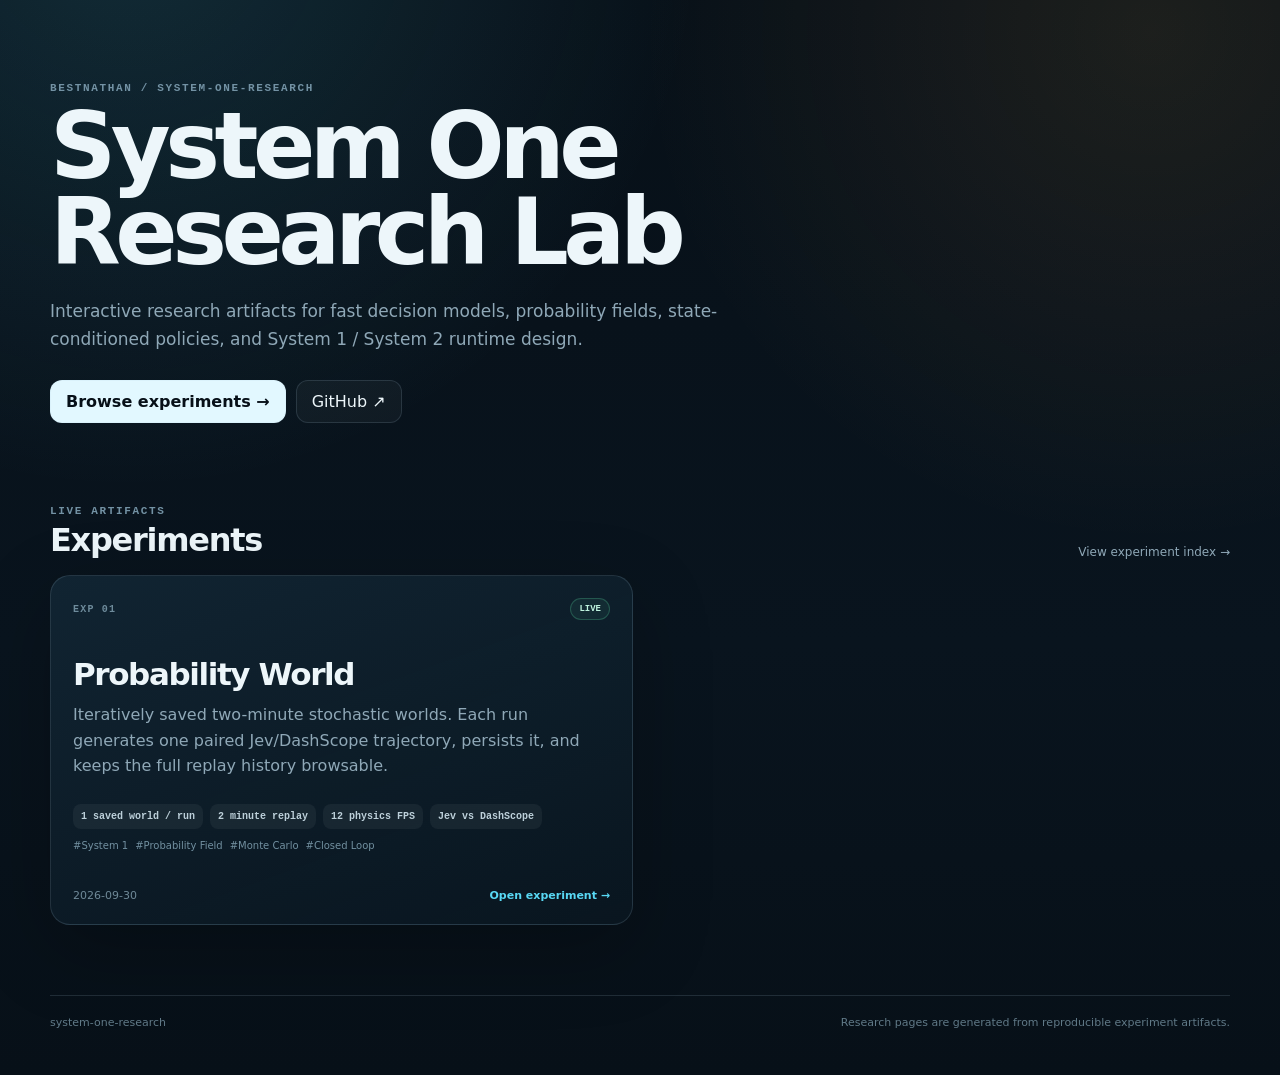
<file: site/index.html>
<!doctype html>
<html lang="en">
<head>
  <meta charset="utf-8" />
  <meta name="viewport" content="width=device-width,initial-scale=1" />
  <meta name="color-scheme" content="dark" />
  <title>System One Research</title>
  <meta name="description" content="Interactive experiments for System One decision models." />
  <link rel="stylesheet" href="./catalog.css" />
</head>
<body>
  <main class="shell">
    <header class="site-hero">
      <div class="eyebrow">BESTNATHAN / SYSTEM-ONE-RESEARCH</div>
      <h1>System One<br/>Research Lab</h1>
      <p>Interactive research artifacts for fast decision models, probability fields, state-conditioned policies, and System 1 / System 2 runtime design.</p>
      <div class="hero-actions">
        <a class="button primary" href="./experiments/">Browse experiments →</a>
        <a class="button" href="https://github.com/BestNathan/system-one-research" target="_blank" rel="noreferrer">GitHub ↗</a>
      </div>
    </header>

    <section class="section">
      <div class="section-head">
        <div>
          <div class="eyebrow">LIVE ARTIFACTS</div>
          <h2>Experiments</h2>
        </div>
        <a href="./experiments/" class="text-link">View experiment index →</a>
      </div>
      <div id="experiment-grid" class="experiment-grid"></div>
    </section>

    <footer>
      <span>system-one-research</span>
      <span>Research pages are generated from reproducible experiment artifacts.</span>
    </footer>
  </main>
  <script>
    document.body.dataset.manifest = "./experiments/manifest.json";
    document.body.dataset.routePrefix = "./experiments/";
  </script>
  <script type="module" src="./catalog.js"></script>
</body>
</html>
</file>
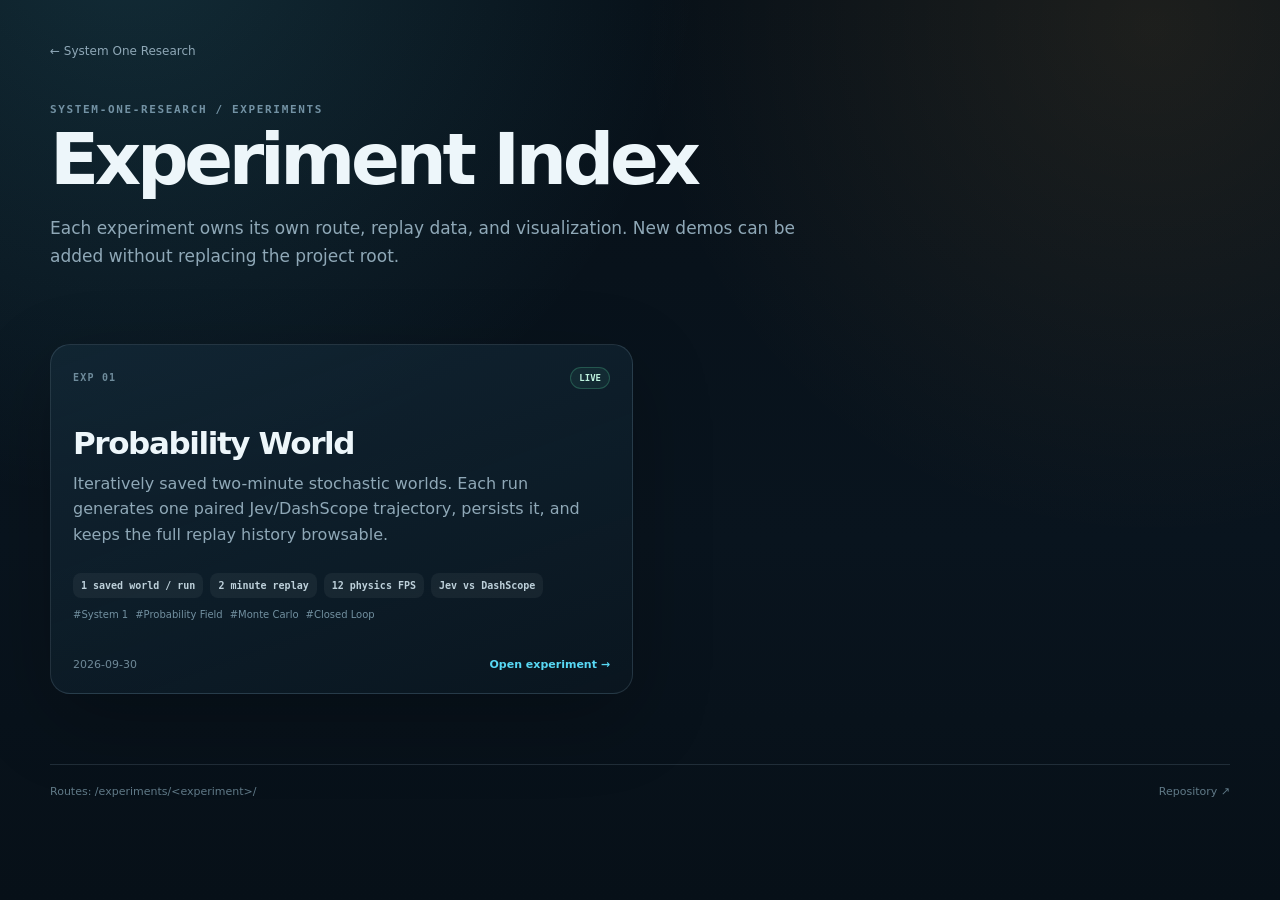
<file: site/experiments/index.html>
<!doctype html>
<html lang="en">
<head>
  <meta charset="utf-8" />
  <meta name="viewport" content="width=device-width,initial-scale=1" />
  <meta name="color-scheme" content="dark" />
  <title>Experiments — System One Research</title>
  <meta name="description" content="System One research experiment index." />
  <link rel="stylesheet" href="../catalog.css" />
</head>
<body>
  <main class="shell">
    <nav class="breadcrumb"><a href="../">← System One Research</a></nav>
    <header class="catalog-hero">
      <div class="eyebrow">SYSTEM-ONE-RESEARCH / EXPERIMENTS</div>
      <h1>Experiment Index</h1>
      <p>Each experiment owns its own route, replay data, and visualization. New demos can be added without replacing the project root.</p>
    </header>
    <section class="section">
      <div id="experiment-grid" class="experiment-grid"></div>
    </section>
    <footer>
      <span>Routes: /experiments/&lt;experiment&gt;/</span>
      <a href="https://github.com/BestNathan/system-one-research" target="_blank" rel="noreferrer">Repository ↗</a>
    </footer>
  </main>
  <script>
    document.body.dataset.manifest = "./manifest.json";
    document.body.dataset.routePrefix = "./";
  </script>
  <script type="module" src="../catalog.js"></script>
</body>
</html>
</file>
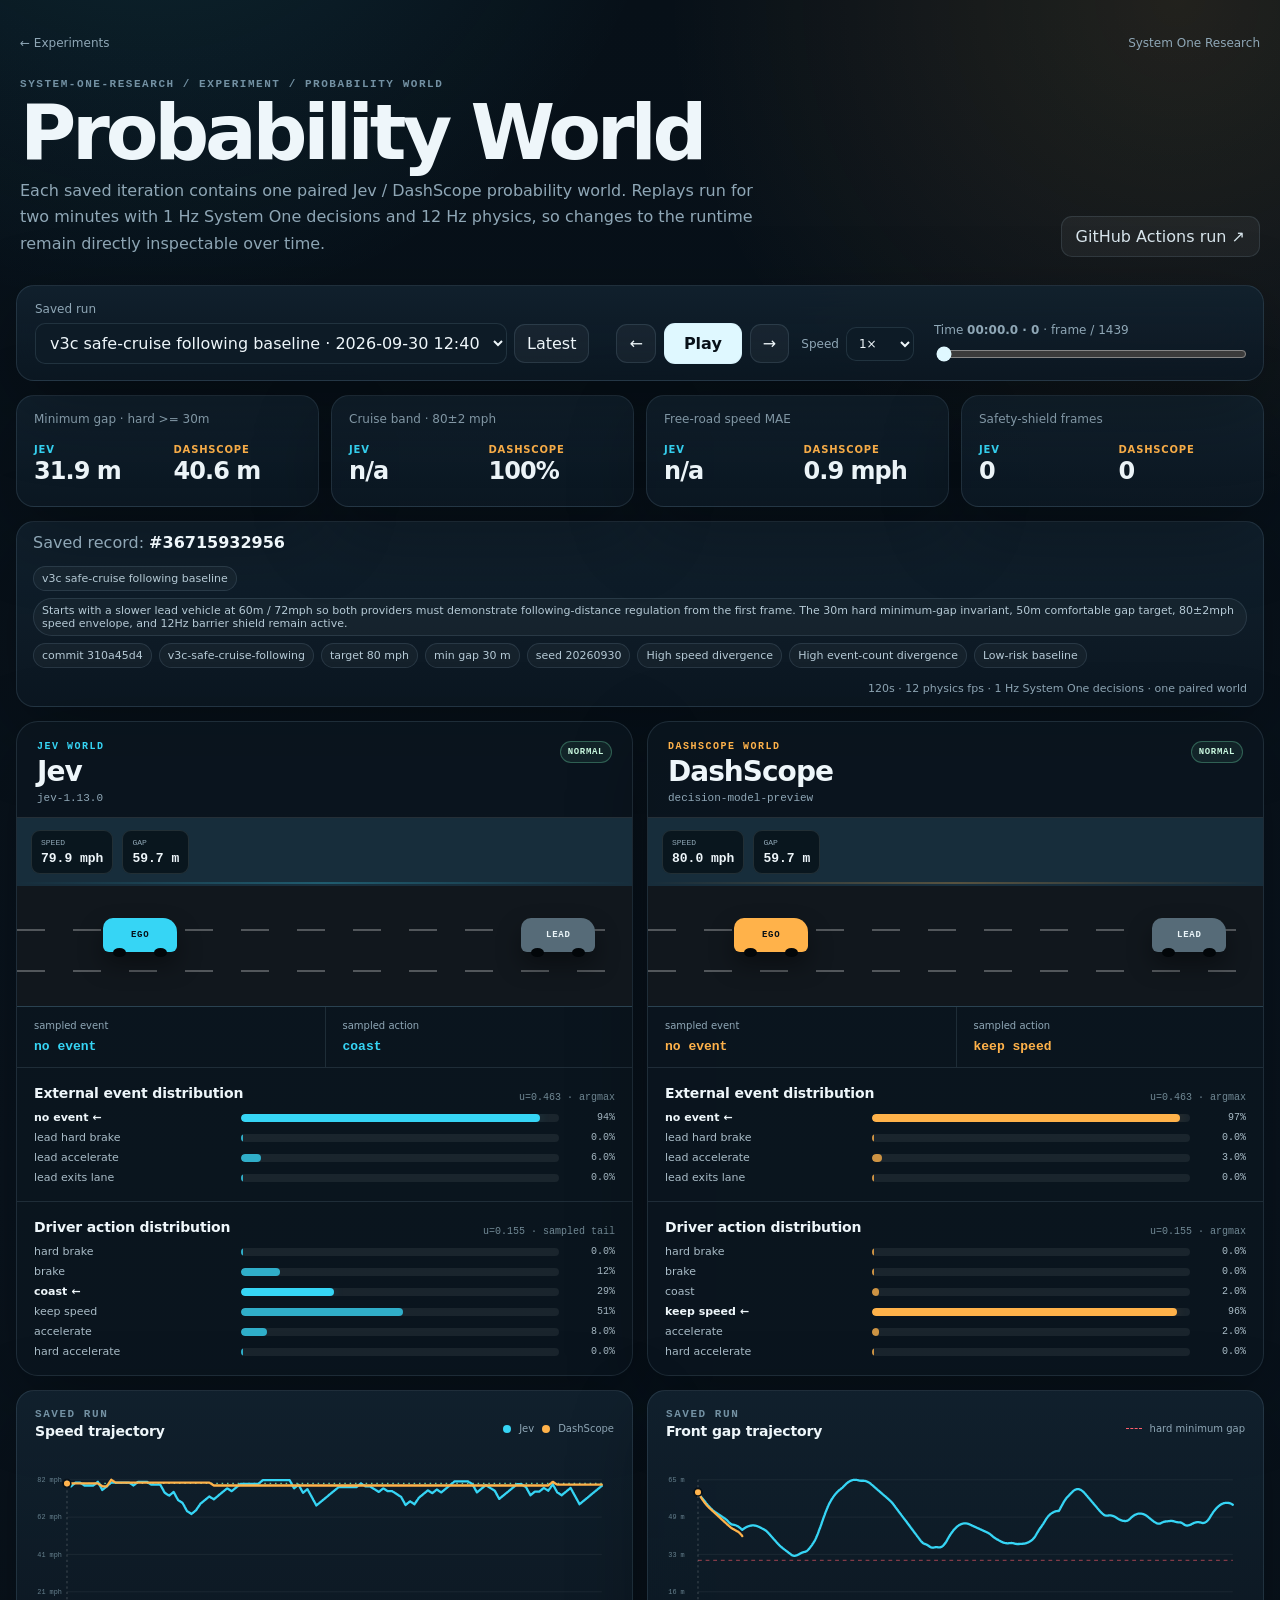
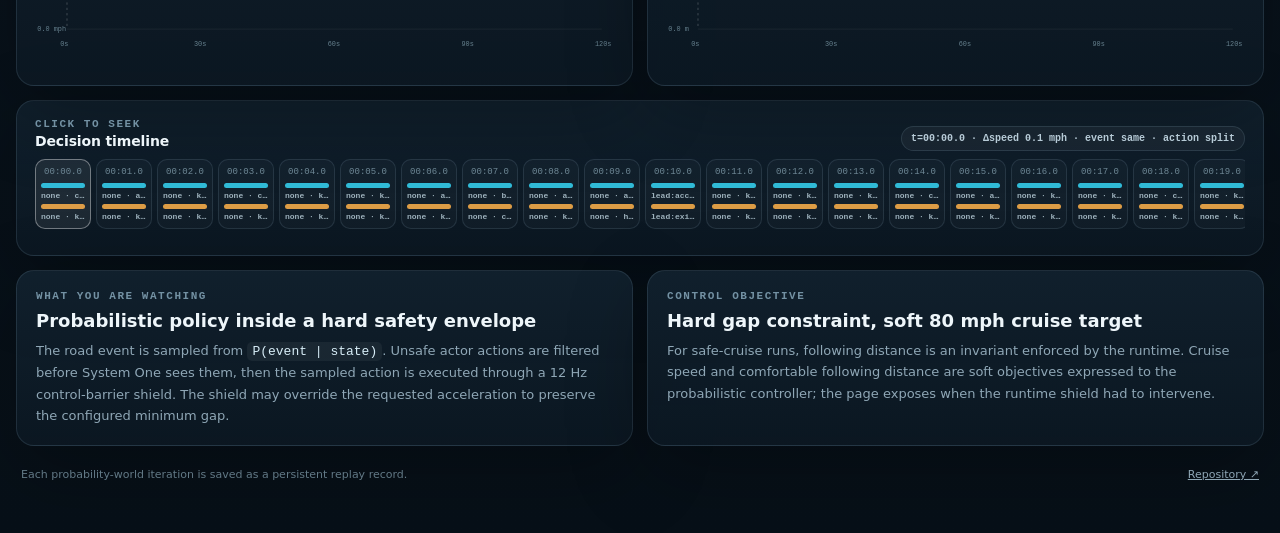
<file: site/experiments/probability-world/index.html>
<!doctype html>
<html lang="en">
<head>
  <meta charset="utf-8" />
  <meta name="viewport" content="width=device-width,initial-scale=1" />
  <meta name="color-scheme" content="dark" />
  <title>System One Probability World</title>
  <meta name="description" content="Animated replay of model-specific probabilistic worlds generated by System One decision models." />
  <link rel="stylesheet" href="./styles.css" />
</head>
<body>
  <div class="page-shell">
    <nav class="experiment-nav"><a href="../">← Experiments</a><a href="../../">System One Research</a></nav>
    <header class="hero">
      <div>
        <div class="eyebrow">SYSTEM-ONE-RESEARCH / EXPERIMENT / PROBABILITY WORLD</div>
        <h1>Probability World</h1>
        <p class="hero-copy">Each saved iteration contains one paired Jev / DashScope probability world. Replays run for two minutes with 1 Hz System One decisions and 12 Hz physics, so changes to the runtime remain directly inspectable over time.</p>
      </div>
      <a id="run-link" class="button secondary" target="_blank" rel="noreferrer">GitHub Actions run ↗</a>
    </header>

    <section id="loading" class="loading-card">Loading probability-world data…</section>

    <main id="app" hidden>
      <section class="control-panel panel">
        <div class="control-group world-control">
          <label for="run-select">Saved run</label>
          <select id="run-select"></select>
          <button id="latest-run" class="icon-button">Latest</button>
        </div>
        <div class="playback-group">
          <button id="prev-step" class="icon-button" aria-label="Previous step">←</button>
          <button id="play-toggle" class="button primary">Play</button>
          <button id="next-step" class="icon-button" aria-label="Next step">→</button>
          <label class="speed-select">Speed
            <select id="speed-select">
              <option value="167">0.5×</option>
              <option value="83" selected>1×</option>
              <option value="42">2×</option>
              <option value="21">4×</option>
            </select>
          </label>
        </div>
        <div class="step-control">
          <div class="step-label">Time <strong id="step-number">00:00.0</strong> · frame / <span id="step-max">1439</span></div>
          <input id="step-range" type="range" min="0" max="15" value="0" step="1" />
        </div>
      </section>

      <section class="overview-grid" id="overview-grid"></section>

      <section class="world-tags panel">
        <div><span class="muted">Saved record:</span> <strong id="run-id-label">–</strong></div>
        <div id="world-tags" class="tags"></div>
        <div class="muted small" id="embed-note"></div>
      </section>

      <section class="compare-grid">
        <article class="model-card jev">
          <div class="model-header">
            <div>
              <div class="model-kicker">JEV WORLD</div>
              <h2>Jev</h2>
              <div class="model-id" id="jev-model-id"></div>
            </div>
            <div class="state-badges" id="jev-risk-badges"></div>
          </div>
          <div class="road-scene" id="jev-road">
            <div class="road-sky"></div><div class="lane lane-a"></div><div class="lane lane-b"></div>
            <div class="car ego"><span>EGO</span></div>
            <div class="car lead" id="jev-lead"><span>LEAD</span></div>
            <div class="clear-road" id="jev-clear">CLEAR ROAD</div>
            <div class="road-metrics">
              <div><span>speed</span><strong id="jev-speed">–</strong></div>
              <div><span>gap</span><strong id="jev-gap">–</strong></div>
            </div>
          </div>
          <div class="decision-strip">
            <div><span class="decision-label">sampled event</span><strong id="jev-event" class="sample-value"></strong></div>
            <div><span class="decision-label">sampled action</span><strong id="jev-action" class="sample-value"></strong></div>
          </div>
          <section class="probability-panel">
            <div class="panel-title-row"><h3>External event distribution</h3><span id="jev-event-draw" class="draw"></span></div>
            <div id="jev-event-bars" class="prob-bars"></div>
          </section>
          <section class="probability-panel">
            <div class="panel-title-row"><h3>Driver action distribution</h3><span id="jev-action-draw" class="draw"></span></div>
            <div id="jev-action-bars" class="prob-bars"></div>
          </section>
        </article>

        <article class="model-card dash">
          <div class="model-header">
            <div>
              <div class="model-kicker">DASHSCOPE WORLD</div>
              <h2>DashScope</h2>
              <div class="model-id" id="dash-model-id"></div>
            </div>
            <div class="state-badges" id="dash-risk-badges"></div>
          </div>
          <div class="road-scene" id="dash-road">
            <div class="road-sky"></div><div class="lane lane-a"></div><div class="lane lane-b"></div>
            <div class="car ego"><span>EGO</span></div>
            <div class="car lead" id="dash-lead"><span>LEAD</span></div>
            <div class="clear-road" id="dash-clear">CLEAR ROAD</div>
            <div class="road-metrics">
              <div><span>speed</span><strong id="dash-speed">–</strong></div>
              <div><span>gap</span><strong id="dash-gap">–</strong></div>
            </div>
          </div>
          <div class="decision-strip">
            <div><span class="decision-label">sampled event</span><strong id="dash-event" class="sample-value"></strong></div>
            <div><span class="decision-label">sampled action</span><strong id="dash-action" class="sample-value"></strong></div>
          </div>
          <section class="probability-panel">
            <div class="panel-title-row"><h3>External event distribution</h3><span id="dash-event-draw" class="draw"></span></div>
            <div id="dash-event-bars" class="prob-bars"></div>
          </section>
          <section class="probability-panel">
            <div class="panel-title-row"><h3>Driver action distribution</h3><span id="dash-action-draw" class="draw"></span></div>
            <div id="dash-action-bars" class="prob-bars"></div>
          </section>
        </article>
      </section>

      <section class="charts-grid">
        <article class="panel chart-card">
          <div class="panel-title-row">
            <div><div class="eyebrow">SAVED RUN</div><h3>Speed trajectory</h3></div>
            <div class="legend"><span class="dot jev-dot"></span>Jev <span class="dot dash-dot"></span>DashScope</div>
          </div>
          <svg id="speed-chart" class="line-chart" viewBox="0 0 760 240"></svg>
        </article>
        <article class="panel chart-card">
          <div class="panel-title-row">
            <div><div class="eyebrow">SAVED RUN</div><h3>Front gap trajectory</h3></div>
            <div class="legend"><span class="risk-line"></span>hard minimum gap</div>
          </div>
          <svg id="gap-chart" class="line-chart" viewBox="0 0 760 240"></svg>
        </article>
      </section>

      <section class="panel timeline-panel">
        <div class="panel-title-row">
          <div><div class="eyebrow">CLICK TO SEEK</div><h3>Decision timeline</h3></div>
          <div id="divergence-now" class="divergence-chip"></div>
        </div>
        <div id="timeline" class="timeline"></div>
      </section>

      <section class="notes-grid">
        <article class="panel prose-card">
          <div class="eyebrow">WHAT YOU ARE WATCHING</div>
          <h3>Probabilistic policy inside a hard safety envelope</h3>
          <p>The road event is sampled from <code>P(event | state)</code>. Unsafe actor actions are filtered before System One sees them, then the sampled action is executed through a 12 Hz control-barrier shield. The shield may override the requested acceleration to preserve the configured minimum gap.</p>
        </article>
        <article class="panel prose-card">
          <div class="eyebrow">CONTROL OBJECTIVE</div>
          <h3>Hard gap constraint, soft 80 mph cruise target</h3>
          <p>For safe-cruise runs, following distance is an invariant enforced by the runtime. Cruise speed and comfortable following distance are soft objectives expressed to the probabilistic controller; the page exposes when the runtime shield had to intervene.</p>
        </article>
      </section>
    </main>

    <footer>
      <span>Each probability-world iteration is saved as a persistent replay record.</span>
      <a href="https://github.com/BestNathan/system-one-research" target="_blank" rel="noreferrer">Repository ↗</a>
    </footer>
  </div>
  <script type="module" src="./app.js"></script>
</body>
</html>
</file>
<file: site/catalog.css>
:root{
  --bg:#071018;--panel:#0d1b27;--panel2:#102331;--line:rgba(171,207,228,.15);
  --text:#edf6fa;--muted:#8fa8b7;--accent:#58d8f4;--accent2:#ffb24a;
  font-family:Inter,ui-sans-serif,system-ui,-apple-system,BlinkMacSystemFont,"Segoe UI",sans-serif
}
*{box-sizing:border-box}html{background:var(--bg)}body{margin:0;min-height:100vh;color:var(--text);background:
radial-gradient(circle at 10% -8%,rgba(88,216,244,.14),transparent 36rem),
radial-gradient(circle at 90% 3%,rgba(255,178,74,.09),transparent 32rem),
linear-gradient(180deg,#071018,#09141e 60%,#071018)}
a{color:inherit}.shell{width:min(1180px,calc(100% - 32px));margin:0 auto;padding:44px 0}
.eyebrow{font:800 11px ui-monospace,SFMono-Regular,Menlo,monospace;letter-spacing:.15em;color:#7392a4}
.site-hero{padding:38px 0 70px;max-width:900px}.site-hero h1,.catalog-hero h1{font-size:clamp(48px,8vw,92px);line-height:.94;letter-spacing:-.06em;margin:10px 0 20px}
.site-hero p,.catalog-hero p{max-width:760px;color:var(--muted);font-size:17px;line-height:1.65}
.hero-actions{display:flex;gap:10px;flex-wrap:wrap;margin-top:27px}.button{display:inline-flex;text-decoration:none;border:1px solid var(--line);border-radius:12px;padding:11px 15px;background:rgba(255,255,255,.035)}
.button.primary{background:#e2f8ff;color:#071018;font-weight:800}.button:hover{border-color:rgba(255,255,255,.3);transform:translateY(-1px)}
.breadcrumb{margin-bottom:35px;font-size:12px;color:var(--muted)}.breadcrumb a{text-decoration:none}.breadcrumb a:hover{color:var(--text)}
.catalog-hero{padding:10px 0 45px}.catalog-hero h1{font-size:clamp(42px,6vw,72px)}
.section{padding-top:12px}.section-head{display:flex;align-items:end;justify-content:space-between;gap:20px;margin-bottom:16px}.section-head h2{margin:4px 0 0;font-size:32px;letter-spacing:-.04em}.text-link{color:var(--muted);font-size:12px;text-decoration:none}
.experiment-grid{display:grid;grid-template-columns:repeat(2,minmax(0,1fr));gap:14px}
.experiment-card{display:flex;flex-direction:column;min-height:350px;padding:22px;text-decoration:none;border:1px solid var(--line);border-radius:20px;background:linear-gradient(160deg,rgba(18,38,52,.92),rgba(10,22,32,.88));box-shadow:0 25px 80px rgba(0,0,0,.24);transition:transform .18s ease,border-color .18s ease}
.experiment-card:hover{transform:translateY(-3px);border-color:rgba(88,216,244,.36)}.card-top{display:flex;justify-content:space-between;align-items:center}.index{font:800 10px ui-monospace,monospace;letter-spacing:.12em;color:#6e8b9b}.status{font:800 9px ui-monospace,monospace;text-transform:uppercase;color:#bff4df;border:1px solid rgba(92,225,167,.24);background:rgba(92,225,167,.07);padding:5px 8px;border-radius:999px}
.experiment-card h3{font-size:31px;letter-spacing:-.045em;margin:36px 0 10px}.experiment-card p{color:var(--muted);line-height:1.6;margin:0;max-width:650px}
.facts,.tags{display:flex;gap:7px;flex-wrap:wrap}.facts{margin-top:25px}.facts span{font:700 10px ui-monospace,monospace;background:rgba(255,255,255,.05);padding:7px 8px;border-radius:8px;color:#bdd0da}.tags{margin-top:11px}.tags span{font-size:10px;color:#7290a0}
.card-footer{display:flex;justify-content:space-between;gap:12px;margin-top:auto;padding-top:28px;color:#6f8998;font-size:11px}.card-footer strong{color:var(--accent);font-weight:700}
.error{padding:20px;border:1px solid var(--line);border-radius:14px;color:var(--muted)}
footer{display:flex;justify-content:space-between;gap:20px;border-top:1px solid var(--line);margin-top:70px;padding-top:20px;color:#607987;font-size:11px}footer a{text-decoration:none}
@media(max-width:760px){.shell{width:min(100% - 20px,1180px);padding-top:25px}.site-hero{padding-top:22px}.experiment-grid{grid-template-columns:1fr}.section-head{align-items:flex-start;flex-direction:column}.experiment-card{min-height:320px}footer{flex-direction:column}.site-hero h1,.catalog-hero h1{font-size:48px}}
</file>
<file: site/experiments/probability-world/styles.css>
:root {
  --bg:#071018;--panel:rgba(14,27,39,.86);--line:rgba(172,205,226,.13);
  --text:#eef6fa;--muted:#8fa7b6;--jev:#36d5f5;--jev-soft:rgba(54,213,245,.16);
  --dash:#ffb24a;--dash-soft:rgba(255,178,74,.16);--danger:#ff5e6c;--warn:#ffc857;
  --safe:#72e2ad;--radius:18px;--shadow:0 24px 80px rgba(0,0,0,.28);
  font-family:Inter,ui-sans-serif,system-ui,-apple-system,BlinkMacSystemFont,"Segoe UI",sans-serif
}
*{box-sizing:border-box}html{background:var(--bg)}body{margin:0;color:var(--text);min-height:100vh;background:
radial-gradient(circle at 12% -10%,rgba(54,213,245,.12),transparent 33rem),
radial-gradient(circle at 92% 0%,rgba(255,178,74,.11),transparent 32rem),
linear-gradient(180deg,#071018 0%,#09131d 55%,#071018 100%)}
a{color:inherit}button,select,input{font:inherit}button,select{color:var(--text)}
.page-shell{width:min(1480px,calc(100% - 32px));margin:0 auto;padding:36px 0 52px}
.hero{display:flex;justify-content:space-between;gap:24px;align-items:flex-end;padding:18px 4px 28px}
.hero h1{margin:5px 0 8px;font-size:clamp(40px,6vw,78px);line-height:.96;letter-spacing:-.055em}
.hero-copy{max-width:760px;color:var(--muted);font-size:16px;line-height:1.65;margin:0}
.eyebrow{font:700 11px/1.2 ui-monospace,SFMono-Regular,Menlo,monospace;letter-spacing:.14em;color:#7391a3}
.panel{background:linear-gradient(180deg,rgba(18,34,47,.9),rgba(12,24,35,.86));border:1px solid var(--line);border-radius:var(--radius);box-shadow:var(--shadow)}
.loading-card{padding:32px;border:1px solid var(--line);border-radius:var(--radius);color:var(--muted)}
.button,.icon-button{border:1px solid var(--line);border-radius:11px;cursor:pointer;transition:transform .16s ease,border-color .16s ease,background .16s ease}
.button:hover,.icon-button:hover{transform:translateY(-1px);border-color:rgba(255,255,255,.22)}
.button{padding:10px 14px;text-decoration:none;display:inline-flex;align-items:center;justify-content:center;gap:8px}
.button.primary{color:#071018;background:#dff8ff;font-weight:800;min-width:78px}.button.secondary{background:rgba(255,255,255,.05);color:#d8e5ec}
.icon-button{padding:9px 12px;background:rgba(255,255,255,.045)}
.control-panel{display:grid;grid-template-columns:1.2fr auto 1.5fr;gap:20px;align-items:end;padding:16px 18px;position:sticky;top:12px;z-index:30;backdrop-filter:blur(20px)}
.control-group,.step-control{display:grid;gap:7px}.control-group label,.step-label,.speed-select{color:var(--muted);font-size:12px}
.world-control{grid-template-columns:auto 1fr auto;align-items:center}.world-control label{grid-column:1/-1}
select{background:#0d1b26;border:1px solid var(--line);border-radius:10px;padding:9px 10px;outline:none}
.playback-group{display:flex;gap:8px;align-items:center}.speed-select{display:flex;align-items:center;gap:7px;margin-left:4px}.speed-select select{padding:8px}
input[type=range]{width:100%;accent-color:#dff8ff}
.overview-grid{display:grid;grid-template-columns:repeat(4,1fr);gap:12px;margin:14px 0}
.metric-card{padding:16px 17px;min-height:112px}.metric-card .metric-name{color:var(--muted);font-size:12px}
.metric-values{display:grid;grid-template-columns:1fr 1fr;gap:12px;margin-top:12px}.metric-value strong{display:block;font-size:24px;letter-spacing:-.04em}
.metric-value span{font-size:10px;letter-spacing:.08em;font-weight:800}.metric-value.jev span{color:var(--jev)}.metric-value.dash span{color:var(--dash)}
.world-tags{display:flex;align-items:center;gap:14px;padding:11px 16px;margin-bottom:14px;flex-wrap:wrap}.tags{display:flex;gap:7px;flex-wrap:wrap}
.tag{padding:5px 8px;border:1px solid var(--line);background:rgba(255,255,255,.035);border-radius:999px;color:#b5c9d5;font-size:11px}
.muted{color:var(--muted)}.small{font-size:11px;margin-left:auto}.compare-grid{display:grid;grid-template-columns:1fr 1fr;gap:14px}
.model-card{border:1px solid var(--line);border-radius:22px;background:rgba(11,22,32,.84);overflow:hidden;box-shadow:var(--shadow)}
.model-card.jev{--accent:var(--jev);--accent-soft:var(--jev-soft)}.model-card.dash{--accent:var(--dash);--accent-soft:var(--dash-soft)}
.model-header{padding:19px 20px 13px;display:flex;justify-content:space-between;gap:16px;align-items:flex-start}.model-header h2{margin:3px 0 0;font-size:28px;letter-spacing:-.035em}
.model-kicker{font:800 10px ui-monospace,monospace;color:var(--accent);letter-spacing:.15em}.model-id{color:var(--muted);font:11px ui-monospace,monospace;margin-top:4px}
.state-badges{display:flex;gap:6px;flex-wrap:wrap;justify-content:flex-end}.badge{border:1px solid var(--line);border-radius:999px;padding:5px 7px;font:800 9px ui-monospace,monospace;letter-spacing:.07em}
.badge.danger{color:#ffd7da;border-color:rgba(255,94,108,.45);background:rgba(255,94,108,.12)}.badge.warn{color:#ffe2a5;border-color:rgba(255,200,87,.42);background:rgba(255,200,87,.1)}
.badge.safe{color:#c9f8df;border-color:rgba(114,226,173,.32);background:rgba(114,226,173,.08)}
.road-scene{position:relative;height:190px;overflow:hidden;background:linear-gradient(#172d3b 0 36%,#11171d 36% 100%);border-top:1px solid var(--line);border-bottom:1px solid var(--line)}
.road-sky:before{content:"";position:absolute;left:0;right:0;top:34%;height:2px;background:linear-gradient(90deg,transparent,var(--accent),transparent);opacity:.28}
.lane{position:absolute;left:0;right:0;height:2px;background-image:repeating-linear-gradient(90deg,rgba(255,255,255,.55) 0 28px,transparent 28px 56px);opacity:.5}
.lane-a{top:59%}.lane-b{top:81%}.road-scene.playing .lane{animation:roadMove .8s linear infinite}@keyframes roadMove{to{background-position-x:-56px}}
.car{position:absolute;width:74px;height:34px;top:62%;transform:translateY(-50%);border-radius:10px 14px 6px 6px;transition:left .09s linear,opacity .12s ease;display:grid;place-items:center;font:900 9px ui-monospace,monospace;letter-spacing:.08em;box-shadow:0 12px 25px rgba(0,0,0,.4)}
.car:before,.car:after{content:"";position:absolute;bottom:-5px;width:13px;height:9px;border-radius:50%;background:#020609}.car:before{left:10px}.car:after{right:10px}
.car.ego{left:14%;color:#061017;background:var(--accent)}.car.lead{color:#eaf4f8;background:#566b78;left:68%}
.clear-road{position:absolute;right:7%;top:49%;padding:5px 8px;border-radius:999px;border:1px dashed rgba(255,255,255,.18);color:#718995;font:700 9px ui-monospace,monospace;opacity:0;transition:opacity .2s ease}
.road-metrics{position:absolute;left:14px;top:12px;display:flex;gap:9px}.road-metrics div{padding:7px 9px;border:1px solid rgba(255,255,255,.1);background:rgba(1,8,12,.58);backdrop-filter:blur(8px);border-radius:9px}
.road-metrics span{display:block;color:var(--muted);font:8px ui-monospace,monospace;text-transform:uppercase}.road-metrics strong{font:700 13px ui-monospace,monospace}
.decision-strip{display:grid;grid-template-columns:1fr 1fr;border-bottom:1px solid var(--line)}.decision-strip>div{padding:13px 17px;min-width:0}.decision-strip>div+div{border-left:1px solid var(--line)}
.decision-label{color:var(--muted);font-size:10px;display:block;margin-bottom:4px}.sample-value{color:var(--accent);font:800 13px ui-monospace,monospace;overflow-wrap:anywhere}
.probability-panel{padding:15px 17px 17px}.probability-panel+.probability-panel{border-top:1px solid var(--line)}
.panel-title-row{display:flex;justify-content:space-between;align-items:center;gap:14px}.panel-title-row h3{margin:2px 0 10px;font-size:14px;letter-spacing:-.01em}.draw{color:#718995;font:10px ui-monospace,monospace}
.prob-bars{display:grid;gap:7px}.prob-row{display:grid;grid-template-columns:minmax(125px,1.25fr) 2fr 47px;gap:9px;align-items:center;font-size:11px}
.prob-row .name{color:#a9bcc7;overflow:hidden;text-overflow:ellipsis;white-space:nowrap}.prob-row.sampled .name{color:var(--text);font-weight:800}
.prob-track{height:8px;border-radius:999px;overflow:hidden;background:rgba(255,255,255,.065)}.prob-fill{height:100%;width:0;background:var(--accent);border-radius:inherit;transition:width .42s cubic-bezier(.2,.8,.2,1);opacity:.78}
.prob-row.sampled .prob-fill{opacity:1;box-shadow:0 0 12px var(--accent-soft)}.prob-value{text-align:right;color:#a9bcc7;font:10px ui-monospace,monospace}
.charts-grid{display:grid;grid-template-columns:1fr 1fr;gap:14px;margin-top:14px}.chart-card{padding:17px 18px 12px;min-width:0}
.legend{display:flex;gap:8px;align-items:center;color:var(--muted);font-size:10px;white-space:nowrap}.dot{width:8px;height:8px;border-radius:50%;display:inline-block}.jev-dot{background:var(--jev)}.dash-dot{background:var(--dash)}
.risk-line{width:16px;border-top:1px dashed var(--danger);display:inline-block}.line-chart{width:100%;height:220px;overflow:visible}.chart-grid-line{stroke:rgba(255,255,255,.075);stroke-width:1}
.chart-axis-label{fill:#66808e;font:9px ui-monospace,monospace}.chart-line{fill:none;stroke-width:3;stroke-linecap:round;stroke-linejoin:round}.chart-line.jev{stroke:var(--jev)}.chart-line.dash{stroke:var(--dash)}
.chart-progress{stroke:rgba(255,255,255,.28);stroke-width:1;stroke-dasharray:3 4}.chart-risk{stroke:var(--danger);stroke-width:1;stroke-dasharray:5 5;opacity:.8}.chart-point{stroke:#071018;stroke-width:2}
.timeline-panel{margin-top:14px;padding:17px 18px 18px}.divergence-chip{font:800 10px ui-monospace,monospace;color:#b7cbd7;padding:6px 9px;border-radius:999px;background:rgba(255,255,255,.045);border:1px solid var(--line)}
.timeline{display:grid;grid-auto-flow:column;grid-auto-columns:minmax(56px,72px);gap:5px;overflow-x:auto;padding-bottom:8px;scroll-snap-type:x proximity}.timeline-step{min-width:56px;scroll-snap-align:center;border:1px solid var(--line);border-radius:10px;background:rgba(255,255,255,.025);padding:7px 5px;cursor:pointer;transition:border-color .18s ease,background .18s ease,transform .18s ease}
.timeline-step:hover{transform:translateY(-1px)}.timeline-step.active{border-color:rgba(255,255,255,.38);background:rgba(255,255,255,.07)}.timeline-step .t{color:#6f8896;font:9px ui-monospace,monospace;margin-bottom:6px}
.timeline-model{display:grid;gap:3px;margin-top:4px}.timeline-dot{width:100%;height:5px;border-radius:99px;opacity:.85}.timeline-dot.jev{background:var(--jev)}.timeline-dot.dash{background:var(--dash)}
.timeline-code{font:700 8px ui-monospace,monospace;color:#9eb2bd;overflow:hidden;white-space:nowrap;text-overflow:ellipsis}
.notes-grid{display:grid;grid-template-columns:1fr 1fr;gap:14px;margin-top:14px}.prose-card{padding:19px}.prose-card h3{margin:6px 0 9px;font-size:18px}.prose-card p{color:var(--muted);line-height:1.65;margin:0;font-size:13px}
code{color:#d7edf7;background:rgba(255,255,255,.05);padding:2px 5px;border-radius:5px}
footer{display:flex;justify-content:space-between;color:#627986;font-size:11px;padding:22px 5px 0}footer a{color:#8fa7b6}
@media(max-width:980px){.control-panel{grid-template-columns:1fr 1fr}.step-control{grid-column:1/-1}.overview-grid{grid-template-columns:1fr 1fr}.compare-grid,.charts-grid{grid-template-columns:1fr}}
@media(max-width:620px){.page-shell{width:min(100% - 18px,1480px);padding-top:18px}.hero{align-items:flex-start;flex-direction:column}.hero h1{font-size:46px}.control-panel{position:relative;top:auto;grid-template-columns:1fr}.step-control{grid-column:auto}.world-control{grid-template-columns:1fr auto}.world-control label{grid-column:1/-1}.world-control select{min-width:0}.playback-group{flex-wrap:wrap}.overview-grid,.notes-grid{grid-template-columns:1fr}.model-header{flex-direction:column}.state-badges{justify-content:flex-start}.prob-row{grid-template-columns:110px 1fr 42px}.small{margin-left:0;width:100%}.road-scene{height:175px}footer{flex-direction:column;gap:8px}}

.experiment-nav{display:flex;justify-content:space-between;gap:16px;padding:0 4px 10px;color:var(--muted);font-size:12px}.experiment-nav a{text-decoration:none}.experiment-nav a:hover{color:var(--text)}

.chart-target{stroke:var(--safe);stroke-width:1.5;stroke-dasharray:2 5;opacity:.9}
</file>
